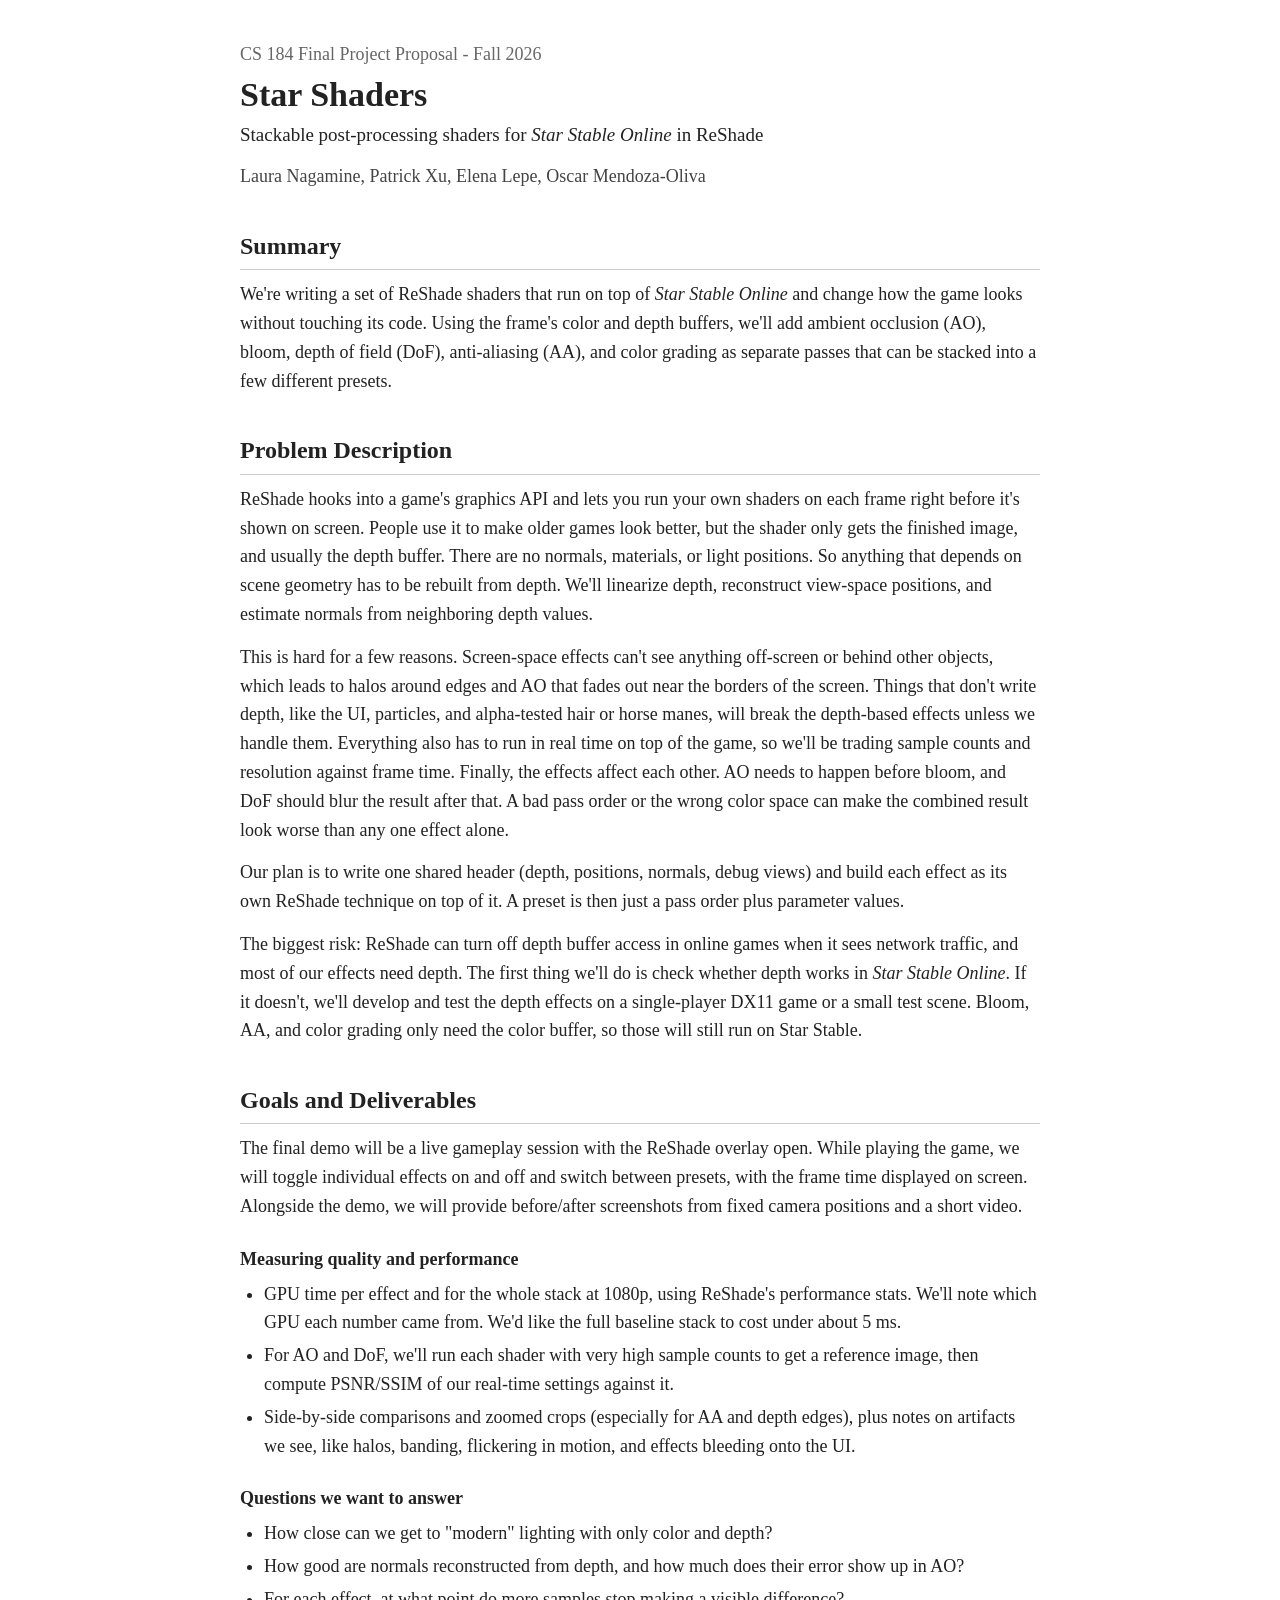
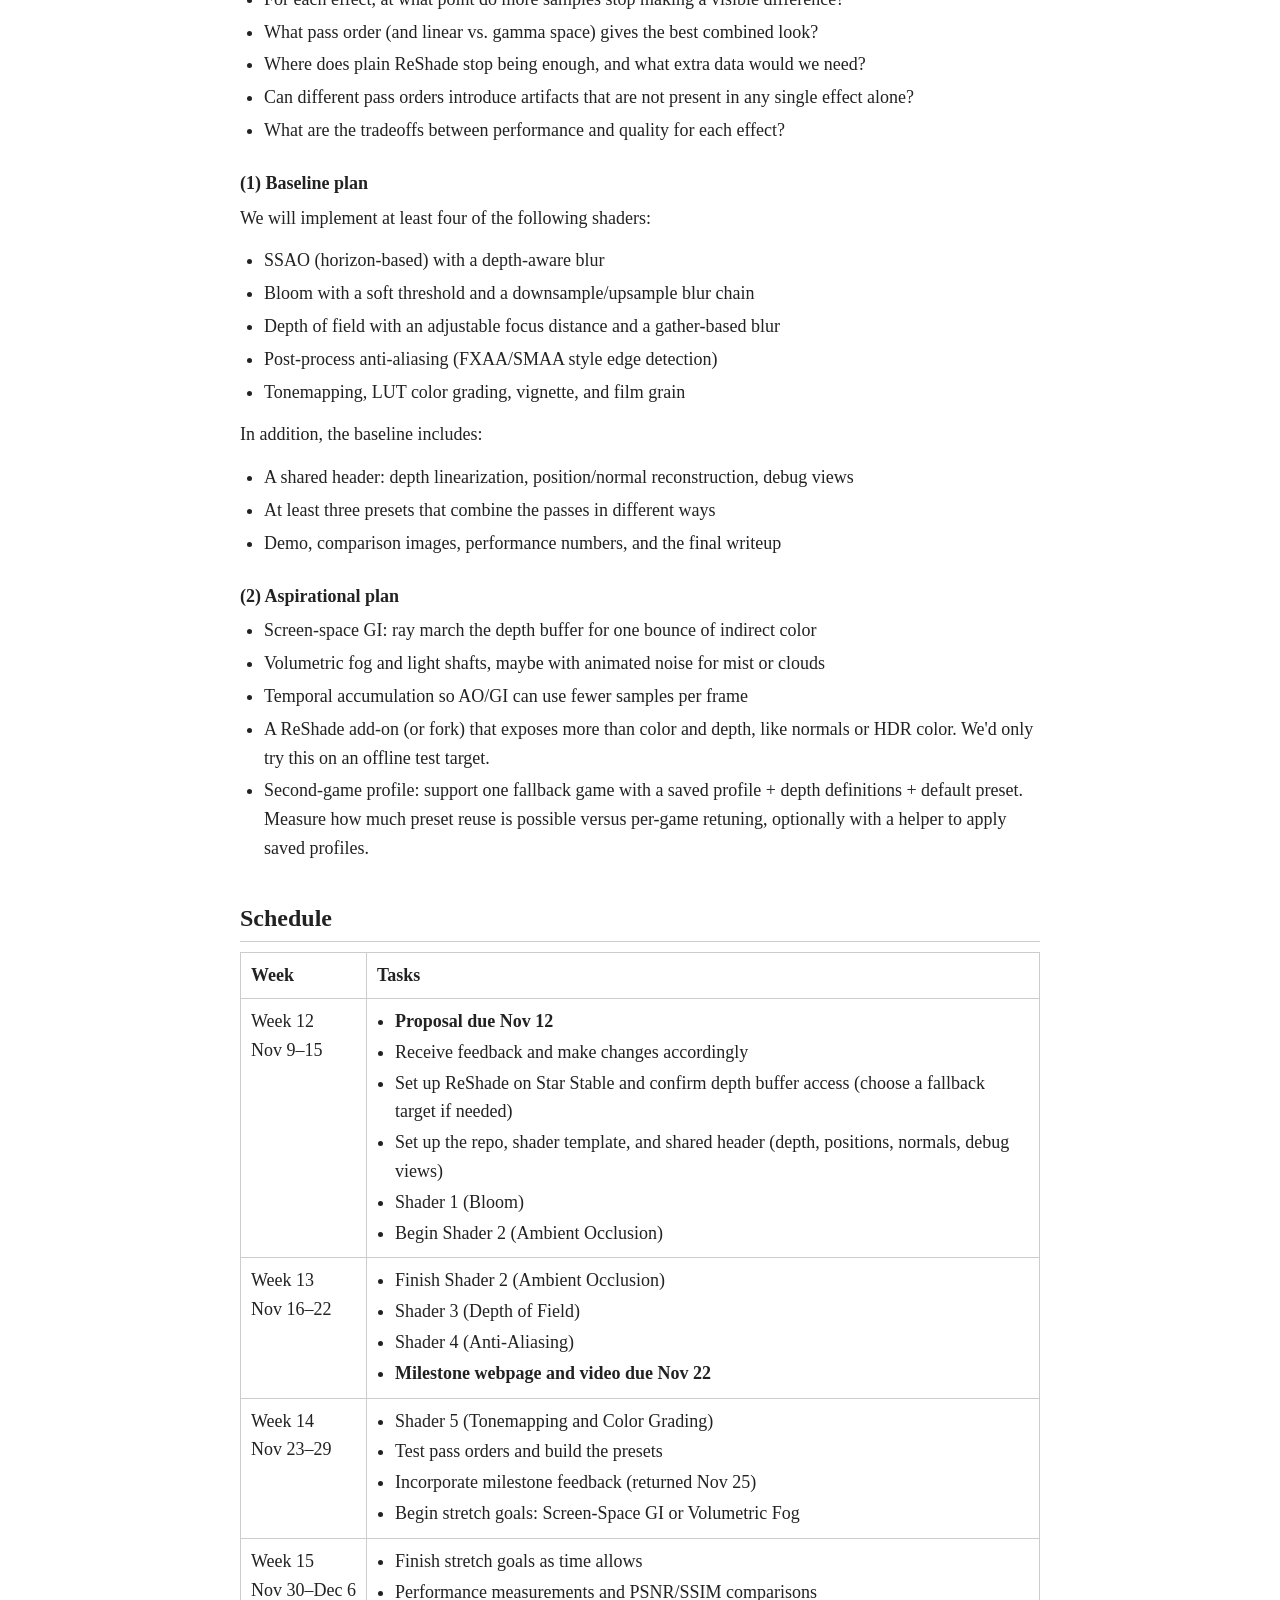
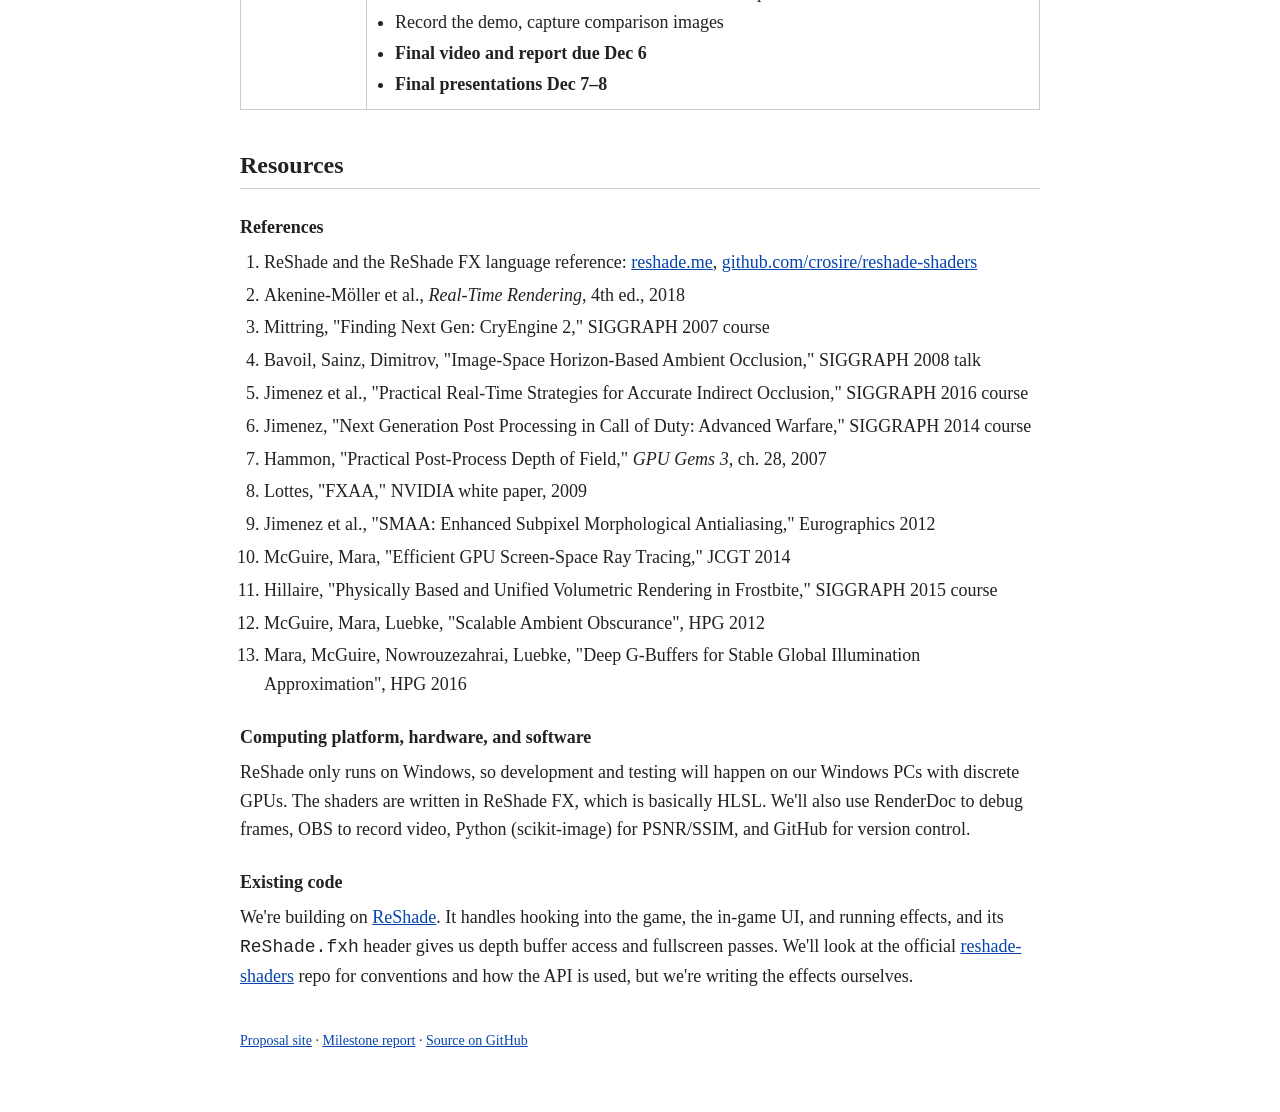
<file: index.html>
<!DOCTYPE html>
<html lang="en">
  <head>
    <meta charset="utf-8" />
    <meta name="viewport" content="width=device-width, initial-scale=1" />
    <meta name="description" content="CS 184 final project proposal: post-processing shaders for Star Stable Online in ReShade." />
    <title>Star Shaders · CS 184 Final Project Proposal</title>
    <link rel="canonical" href="https://paxin1.github.io/cs184-final-project/" />
    <link rel="stylesheet" href="css/style.css" />
  </head>
  <body>
    <div class="page">
      <header>
        <p class="course">CS 184 Final Project Proposal - Fall 2026</p>
        <h1>Star Shaders</h1>
        <p class="full-title">Stackable post-processing shaders for <em>Star Stable Online</em> in ReShade</p>
        <p class="team">Laura Nagamine, Patrick Xu, Elena Lepe, Oscar Mendoza-Oliva</p>
      </header>

      <main>
        <h2 id="summary">Summary</h2>
        <p>
          We're writing a set of ReShade shaders that run on top of <em>Star Stable Online</em>
          and change how the game looks without touching its code. Using the frame's color and depth
          buffers, we'll add ambient occlusion (AO), bloom, depth of field (DoF), anti-aliasing (AA), and color
          grading as separate passes that can be stacked into a few different presets.
        </p>

        <h2 id="problem">Problem Description</h2>
        <p>
          ReShade hooks into a game's graphics API and lets you run your own shaders on each frame
          right before it's shown on screen. People use it to make older games look better, but
          the shader only gets the finished image, and usually the depth buffer. There are no normals,
          materials, or light positions. So anything that depends on scene geometry has to be
          rebuilt from depth. We'll linearize depth, reconstruct view-space positions, and
          estimate normals from neighboring depth values.
        </p>
        <p>
          This is hard for a few reasons. Screen-space effects can't see anything off-screen or
          behind other objects, which leads to halos around edges and AO that fades out near
          the borders of the screen. Things that don't write depth, like the UI, particles, and
          alpha-tested hair or horse manes, will break the depth-based effects unless we handle them.
          Everything also has to run in real time on top of the game, so we'll be trading sample
          counts and resolution against frame time. Finally, the effects affect each other. AO needs
          to happen before bloom, and DoF should blur the result after that. A bad pass order or
          the wrong color space can make the combined result look worse than any one effect alone.
        </p>
        <p>
          Our plan is to write one shared header (depth, positions, normals, debug views) and build
          each effect as its own ReShade technique on top of it. A preset is then just a pass
          order plus parameter values.
        </p>
        <p>
          The biggest risk: ReShade can turn off depth buffer access in online games when it sees
          network traffic, and most of our effects need depth. The first thing we'll do is check
          whether depth works in <em>Star Stable Online</em>. If it doesn't, we'll develop and test the
          depth effects on a single-player DX11 game or a small test scene. Bloom, AA, and color
          grading only need the color buffer, so those will still run on Star Stable.
        </p>

        <h2 id="goals">Goals and Deliverables</h2>
        <p>
          The final demo will be a live gameplay session with the ReShade overlay open. While
          playing the game, we will toggle individual effects on and off and switch between
          presets, with the frame time displayed on screen.
          Alongside the demo, we will provide before/after screenshots from fixed camera positions
          and a short video.
        </p>

        <h3>Measuring quality and performance</h3>
        <ul>
          <li>
            GPU time per effect and for the whole stack at 1080p, using ReShade's performance
            stats. We'll note which GPU each number came from. We'd like the full baseline stack
            to cost under about 5 ms.
          </li>
          <li>
            For AO and DoF, we'll run each shader with very high sample counts to get a reference
            image, then compute PSNR/SSIM of our real-time settings against it.
          </li>
          <li>
            Side-by-side comparisons and zoomed crops (especially for AA and depth edges), plus
            notes on artifacts we see, like halos, banding, flickering in motion, and effects
            bleeding onto the UI.
          </li>
        </ul>

        <h3>Questions we want to answer</h3>
        <ul>
          <li>How close can we get to "modern" lighting with only color and depth?</li>
          <li>How good are normals reconstructed from depth, and how much does their error show up in AO?</li>
          <li>For each effect, at what point do more samples stop making a visible difference?</li>
          <li>What pass order (and linear vs. gamma space) gives the best combined look?</li>
          <li>Where does plain ReShade stop being enough, and what extra data would we need?</li>
          <li>Can different pass orders introduce artifacts that are not present in any single effect alone?</li>
          <li>What are the tradeoffs between performance and quality for each effect?</li>
        </ul>

        <h3>(1) Baseline plan</h3>
        <p>We will implement at least four of the following shaders:</p>
        <ul>
          <li>SSAO (horizon-based) with a depth-aware blur</li>
          <li>Bloom with a soft threshold and a downsample/upsample blur chain</li>
          <li>Depth of field with an adjustable focus distance and a gather-based blur</li>
          <li>Post-process anti-aliasing (FXAA/SMAA style edge detection)</li>
          <li>Tonemapping, LUT color grading, vignette, and film grain</li>
        </ul>
        <p>In addition, the baseline includes:</p>
        <ul>
          <li>A shared header: depth linearization, position/normal reconstruction, debug views</li>
          <li>At least three presets that combine the passes in different ways</li>
          <li>Demo, comparison images, performance numbers, and the final writeup</li>
        </ul>

        <h3>(2) Aspirational plan</h3>
        <ul>
          <li>Screen-space GI: ray march the depth buffer for one bounce of indirect color</li>
          <li>Volumetric fog and light shafts, maybe with animated noise for mist or clouds</li>
          <li>Temporal accumulation so AO/GI can use fewer samples per frame</li>
          <li>
            A ReShade add-on (or fork) that exposes more than color and depth, like normals or HDR
            color. We'd only try this on an offline test target.
          </li>
          <li>
            Second-game profile: support one fallback game with a saved profile + depth definitions + default preset. Measure
            how much preset reuse is possible versus per-game retuning, optionally with a helper to apply saved profiles.
          </li>
        </ul>

        <h2 id="schedule">Schedule</h2>
        <table>
          <thead>
            <tr>
              <th>Week</th>
              <th>Tasks</th>
            </tr>
          </thead>
          <tbody>
            <tr>
              <td>Week 12<br />Nov 9–15</td>
              <td>
                <ul>
                  <li><strong>Proposal due Nov 12</strong></li>
                  <li>Receive feedback and make changes accordingly</li>
                  <li>Set up ReShade on Star Stable and confirm depth buffer access (choose a fallback target if needed)</li>
                  <li>Set up the repo, shader template, and shared header (depth, positions, normals, debug views)</li>
                  <li>Shader 1 (Bloom)</li>
                  <li>Begin Shader 2 (Ambient Occlusion)</li>
                </ul>
              </td>
            </tr>
            <tr>
              <td>Week 13<br />Nov 16–22</td>
              <td>
                <ul>
                  <li>Finish Shader 2 (Ambient Occlusion)</li>
                  <li>Shader 3 (Depth of Field)</li>
                  <li>Shader 4 (Anti-Aliasing)</li>
                  <li><strong>Milestone webpage and video due Nov 22</strong></li>
                </ul>
              </td>
            </tr>
            <tr>
              <td>Week 14<br />Nov 23–29</td>
              <td>
                <ul>
                  <li>Shader 5 (Tonemapping and Color Grading)</li>
                  <li>Test pass orders and build the presets</li>
                  <li>Incorporate milestone feedback (returned Nov 25)</li>
                  <li>Begin stretch goals: Screen-Space GI or Volumetric Fog</li>
                </ul>
              </td>
            </tr>
            <tr>
              <td>Week 15<br />Nov 30–Dec 6</td>
              <td>
                <ul>
                  <li>Finish stretch goals as time allows</li>
                  <li>Performance measurements and PSNR/SSIM comparisons</li>
                  <li>Record the demo, capture comparison images</li>
                  <li><strong>Final video and report due Dec 6</strong></li>
                  <li><strong>Final presentations Dec 7–8</strong></li>
                </ul>
              </td>
            </tr>
          </tbody>
        </table>

        <h2 id="resources">Resources</h2>

        <h3>References</h3>
        <ol class="references">
          <li>
            ReShade and the ReShade FX language reference:
            <a href="https://reshade.me">reshade.me</a>,
            <a href="https://github.com/crosire/reshade-shaders/blob/slim/REFERENCE.md">github.com/crosire/reshade-shaders</a>
          </li>
          <li>Akenine-Möller et al., <em>Real-Time Rendering</em>, 4th ed., 2018</li>
          <li>Mittring, "Finding Next Gen: CryEngine 2," SIGGRAPH 2007 course</li>
          <li>Bavoil, Sainz, Dimitrov, "Image-Space Horizon-Based Ambient Occlusion," SIGGRAPH 2008 talk</li>
          <li>Jimenez et al., "Practical Real-Time Strategies for Accurate Indirect Occlusion," SIGGRAPH 2016 course</li>
          <li>Jimenez, "Next Generation Post Processing in Call of Duty: Advanced Warfare," SIGGRAPH 2014 course</li>
          <li>Hammon, "Practical Post-Process Depth of Field," <em>GPU Gems 3</em>, ch. 28, 2007</li>
          <li>Lottes, "FXAA," NVIDIA white paper, 2009</li>
          <li>Jimenez et al., "SMAA: Enhanced Subpixel Morphological Antialiasing," Eurographics 2012</li>
          <li>McGuire, Mara, "Efficient GPU Screen-Space Ray Tracing," JCGT 2014</li>
          <li>Hillaire, "Physically Based and Unified Volumetric Rendering in Frostbite," SIGGRAPH 2015 course</li>
          <li>McGuire, Mara, Luebke, "Scalable Ambient Obscurance", HPG 2012</li>
          <li>Mara, McGuire, Nowrouzezahrai, Luebke, "Deep G-Buffers for Stable Global Illumination Approximation", HPG 2016</li>
        </ol>

        <h3>Computing platform, hardware, and software</h3>
        <p>
          ReShade only runs on Windows, so development and testing will happen on our Windows
          PCs with discrete GPUs. The shaders are written in ReShade FX, which is basically
          HLSL. We'll also use RenderDoc to debug frames, OBS to record video, Python
          (scikit-image) for PSNR/SSIM, and GitHub for version control.
        </p>

        <h3>Existing code</h3>
        <p>
          We're building on <a href="https://github.com/crosire/reshade">ReShade</a>. It handles
          hooking into the game, the in-game UI, and running effects, and its
          <code>ReShade.fxh</code> header gives us depth buffer access and fullscreen passes. We'll
          look at the official <a href="https://github.com/crosire/reshade-shaders">reshade-shaders</a>
          repo for conventions and how the API is used, but we're writing the effects ourselves.
        </p>
      </main>

      <footer>
        <a href="https://paxin1.github.io/cs184-final-project/">Proposal site</a>
        ·
        <a href="milestone/">Milestone report</a>
        ·
        <a href="https://github.com/lauranagamine1/cs184-star-shaders">Source on GitHub</a>
      </footer>
    </div>
  </body>
</html>
</file>
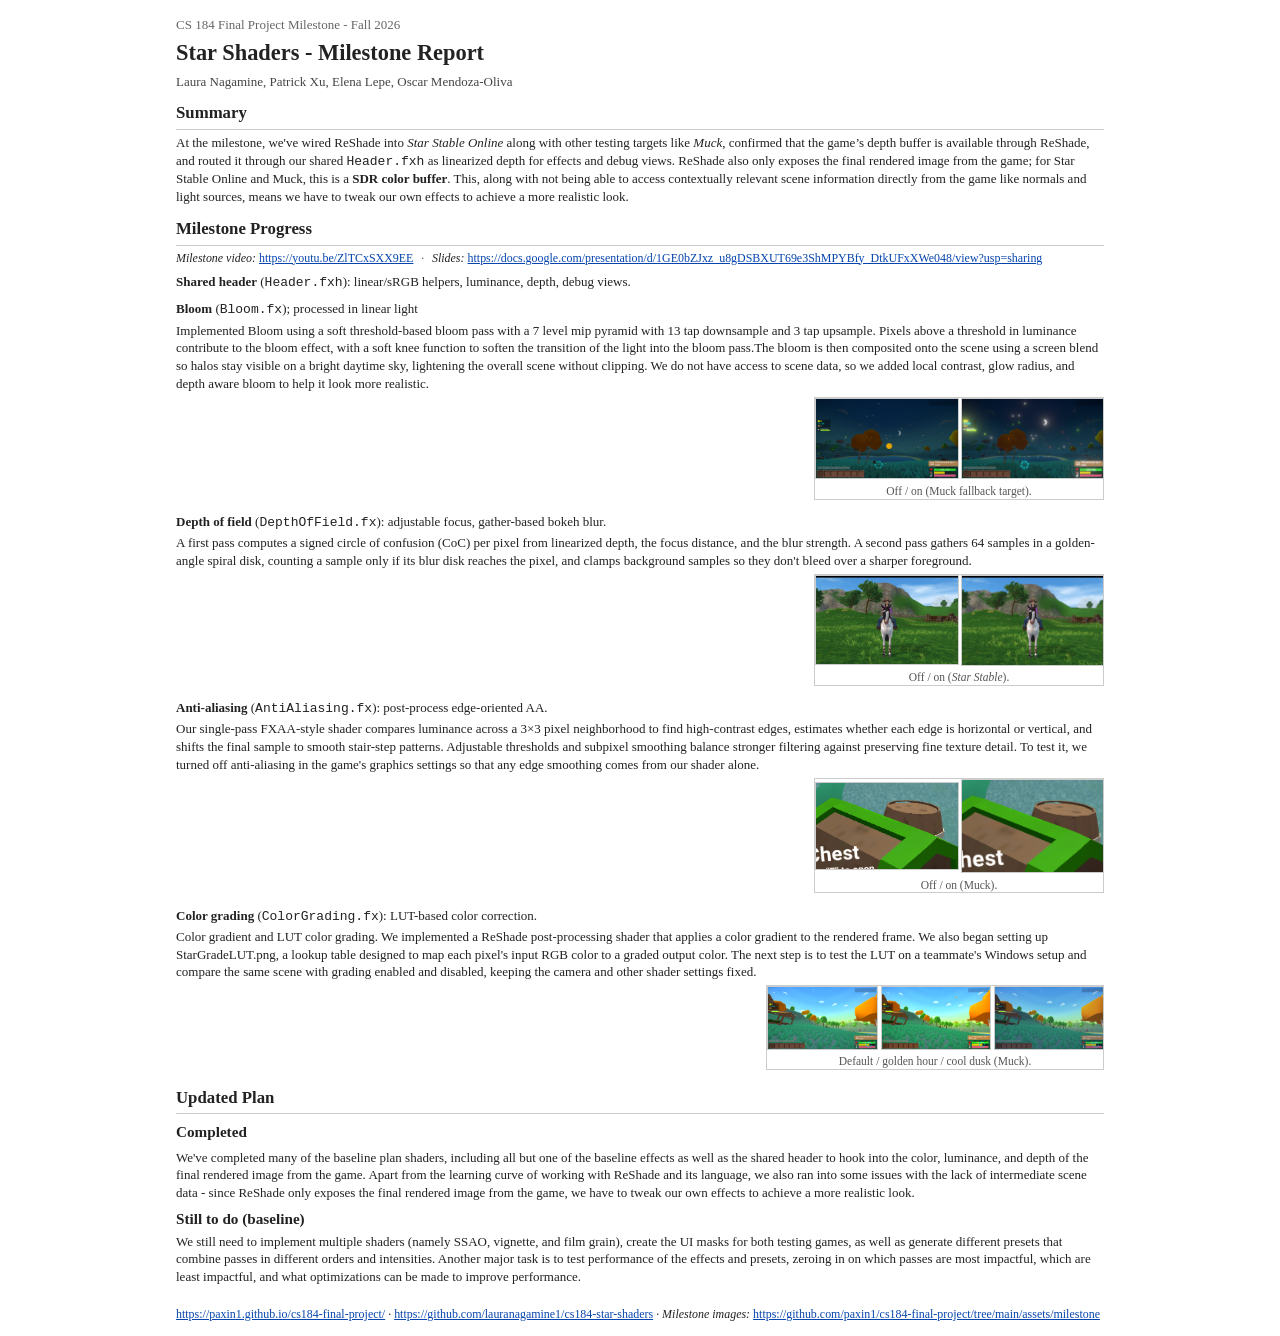
<file: milestone/index.html>
<!DOCTYPE html>
<html lang="en">
  <head>
    <meta charset="utf-8" />
    <meta name="viewport" content="width=device-width, initial-scale=1" />
    <meta name="description" content="CS 184 final project milestone: Star Shaders post-processing in ReShade." />
    <title>Star Shaders · CS 184 Final Project Milestone</title>
    <link rel="canonical" href="https://paxin1.github.io/cs184-final-project/milestone" />
    <link rel="stylesheet" href="../css/style.css" />
    <link rel="stylesheet" href="../css/milestone.css" />
  </head>
  <body class="milestone">
    <div class="page">
      <header>
        <p class="course">CS 184 Final Project Milestone - Fall 2026</p>
        <h1>Star Shaders - Milestone Report</h1>
        <p class="team">Laura Nagamine, Patrick Xu, Elena Lepe, Oscar Mendoza-Oliva</p>
      </header>

      <main>
        <h2 id="summary">Summary</h2>
        <p>
          At the milestone, we've wired ReShade into <em>Star Stable Online</em> along with other testing targets like <em>Muck</em>, confirmed that the game’s
          depth buffer is available through ReShade, and routed it through our shared <code>Header.fxh</code> as linearized depth for effects and debug views.
          ReShade also only exposes the final rendered image from the game; for Star Stable Online and Muck, this is a
          <strong>SDR color buffer</strong>. This, along with not being able to access contextually relevant scene information directly from the game like normals and light sources,
          means we have to tweak our own effects to achieve a more realistic look.
        </p>

        <h2 id="goals">Milestone Progress</h2>
        <p class="milestone-links">
          <em>Milestone video:</em>
          <a class="print-url" href="https://youtu.be/ZlTCxSXX9EE">https://youtu.be/ZlTCxSXX9EE</a>
          <span class="link-sep" aria-hidden="true">·</span>
          <em>Slides:</em>
          <a class="print-url" href="https://docs.google.com/presentation/d/1GE0bZJxz_u8gDSBXUT69e3ShMPYBfy_DtkUFxXWe048/view?usp=sharing">https://docs.google.com/presentation/d/1GE0bZJxz_u8gDSBXUT69e3ShMPYBfy_DtkUFxXWe048/view?usp=sharing</a>
        </p>
        <ul class="progress-list">
          <li>
            <strong>Shared header</strong> (<code>Header.fxh</code>): linear/sRGB helpers, luminance, depth, debug views.
          </li>
          <li>
            <strong>Bloom</strong> (<code>Bloom.fx</code>); processed in linear light
            <p>Implemented Bloom using a soft threshold-based bloom pass with a 7 level mip pyramid with 13 tap downsample and 3 tap upsample.
            Pixels above a threshold in luminance contribute to the bloom effect, with a soft knee function to soften the transition of the light into the bloom pass.The bloom is then composited onto the scene using a screen blend so halos stay visible on a bright daytime sky, lightening the overall scene without clipping. 
            We do not have access to scene data, so we added local contrast, glow radius, and depth aware bloom to help it look more realistic.</p>
            <div class="implementation-preview implementation-pair lightbox-group">
              <div class="pair">
                <button type="button" class="lightbox-trigger" data-src="../assets/milestone/bloom/muck%20without.png" aria-label="Compare bloom off and on"><img src="../assets/milestone/bloom/muck%20without.png" alt="Muck test scene, bloom off" loading="lazy" /></button>
                <button type="button" class="lightbox-trigger" data-src="../assets/milestone/bloom/muck%20with.png" aria-label="Compare bloom off and on"><img src="../assets/milestone/bloom/muck%20with.png" alt="Muck test scene, bloom on" loading="lazy" /></button>
              </div>
              <p class="impl-caption">Off / on (Muck fallback target).</p>
            </div>
          </li>
          <li>
            <strong>Depth of field</strong> (<code>DepthOfField.fx</code>): adjustable focus, gather-based bokeh blur.
            <p>A first pass computes a signed circle of confusion (CoC) per pixel from linearized depth, the focus distance, and the blur strength.
            A second pass gathers 64 samples in a golden-angle spiral disk, counting a sample only if its blur disk reaches the pixel,
            and clamps background samples so they don't bleed over a sharper foreground.</p>
            <div class="implementation-preview implementation-pair lightbox-group">
              <div class="pair">
                <button type="button" class="lightbox-trigger" data-src="../assets/milestone/depth%20of%20field/no%20StarStable%202026-11-19%2016-48-08.png" aria-label="Compare depth of field off and on"><img src="../assets/milestone/web/dof-off.jpg" alt="Star Stable meadow, depth of field off" loading="lazy" /></button>
                <button type="button" class="lightbox-trigger" data-src="../assets/milestone/depth%20of%20field/with%20StarStable%202026-11-19%2016-48-13.png" aria-label="Compare depth of field off and on"><img src="../assets/milestone/web/dof-on.jpg" alt="Star Stable meadow, depth of field on" loading="lazy" /></button>
              </div>
              <p class="impl-caption">Off / on (<em>Star Stable</em>).</p>
            </div>
          </li>
          <li>
            <strong>Anti-aliasing</strong> (<code>AntiAliasing.fx</code>): post-process edge-oriented AA.
            <p>Our single-pass FXAA-style shader compares luminance across a 3×3 pixel neighborhood to find high-contrast edges,
            estimates whether each edge is horizontal or vertical, and shifts the final sample to smooth stair-step patterns.
            Adjustable thresholds and subpixel smoothing balance stronger filtering against preserving fine texture detail.
            To test it, we turned off anti-aliasing in the game's graphics settings so that any edge smoothing comes from our shader alone.</p>
            <div class="implementation-preview implementation-pair lightbox-group">
              <div class="pair">
                <button type="button" class="lightbox-trigger" data-src="../assets/milestone/anti%20aliasing/muck%20without%20close.png" aria-label="Compare anti-aliasing captures"><img src="../assets/milestone/anti%20aliasing/muck%20without%20close.png" alt="Muck close-up, anti-aliasing off" loading="lazy" /></button>
                <button type="button" class="lightbox-trigger" data-src="../assets/milestone/anti%20aliasing/muck%20with%20cljose.png" aria-label="Compare anti-aliasing captures"><img src="../assets/milestone/anti%20aliasing/muck%20with%20cljose.png" alt="Muck close-up, anti-aliasing on" loading="lazy" /></button>
              </div>
              <p class="impl-caption">Off / on (Muck).</p>
            </div>
          </li>
          <li>
            <strong>Color grading</strong> (<code>ColorGrading.fx</code>): LUT-based color correction.
            <p>Color gradient and LUT color grading. We implemented a ReShade post-processing shader that applies a color gradient to the rendered frame. We also began setting up StarGradeLUT.png, a lookup table designed to map each pixel's 
            input RGB color to a graded output color. The next step is to test the LUT on a teammate's Windows setup and compare the same scene with grading enabled and disabled, 
            keeping the camera and other shader settings fixed.</p>
            <div class="implementation-preview implementation-trio lightbox-group">
              <div class="pair pair-trio">
                <button type="button" class="lightbox-trigger" data-src="../assets/milestone/color%20grading/default.png" aria-label="Compare color grading LUTs"><img src="../assets/milestone/color%20grading/default.png" alt="Color grading LUT off (default)" loading="lazy" /></button>
                <button type="button" class="lightbox-trigger" data-src="../assets/milestone/color%20grading/golden%20hour.png" aria-label="Compare color grading LUTs"><img src="../assets/milestone/color%20grading/golden%20hour.png" alt="Color grading with golden hour LUT" loading="lazy" /></button>
                <button type="button" class="lightbox-trigger" data-src="../assets/milestone/color%20grading/cool%20dusk.png" aria-label="Compare color grading LUTs"><img src="../assets/milestone/color%20grading/cool%20dusk.png" alt="Color grading with cool dusk LUT" loading="lazy" /></button>
              </div>
              <p class="impl-caption">Default / golden hour / cool dusk (Muck).</p>
            </div>
          </li>
        </ul>

        <h2 id="plan">Updated Plan</h2>

        <h4>Completed</h4>
          <p></p>We've completed many of the baseline plan shaders, including all but one of the baseline effects as well as the shared header to hook into the color, luminance, and depth of the final rendered image from the game.
          Apart from the learning curve of working with ReShade and its language, we also ran into some issues with the lack of intermediate scene data - since ReShade only exposes the final rendered image from the game, we have to tweak our own effects to achieve a more realistic look.</p>
        <h4>Still to do (baseline)</h4>
          <p>We still need to implement multiple shaders (namely SSAO, vignette, and film grain), create the UI masks for both testing games, as well as generate different presets that combine passes in different orders and intensities.
            Another major task is to test performance of the effects and presets, zeroing in on which passes are most impactful, which are least impactful, and what optimizations can be made to improve performance.</p>
      </main>

      <footer class="milestone-footer">
        <a class="print-url" href="https://paxin1.github.io/cs184-final-project/">https://paxin1.github.io/cs184-final-project/</a>
        ·
        <a class="print-url" href="https://github.com/lauranagamine1/cs184-star-shaders">https://github.com/lauranagamine1/cs184-star-shaders</a>
        ·
        <em>Milestone images:</em>
        <a class="print-url" href="https://github.com/paxin1/cs184-final-project/tree/main/assets/milestone">https://github.com/paxin1/cs184-final-project/tree/main/assets/milestone</a>
      </footer>
    </div>

    <dialog id="image-lightbox" class="image-lightbox" aria-label="Screenshot comparison">
      <button type="button" class="lightbox-close" aria-label="Close">×</button>
      <div class="lightbox-compare"></div>
    </dialog>
    <script>
      (function () {
        var SITE_ROOT = "https://paxin1.github.io/cs184-final-project/";

        function resolveAsset(path) {
          if (!path || path.indexOf("http") === 0) {
            return path;
          }
          return SITE_ROOT + path.replace(/^\.\.\//, "");
        }

        var dialog = document.getElementById("image-lightbox");
        var compareEl = dialog.querySelector(".lightbox-compare");
        var closeBtn = dialog.querySelector(".lightbox-close");
        var savedScrollY = 0;

        document.querySelectorAll(".implementation-preview img").forEach(function (img) {
          var abs = resolveAsset(img.getAttribute("src"));
          img.addEventListener(
            "error",
            function () {
              if (img.src !== abs) {
                img.src = abs;
              }
            },
            { once: true }
          );
        });

        function lockPageScroll() {
          savedScrollY = window.scrollY;
          document.documentElement.classList.add("lightbox-open");
          document.body.style.setProperty("--lightbox-scroll", savedScrollY + "px");
        }

        function unlockPageScroll() {
          document.documentElement.classList.remove("lightbox-open");
          document.body.style.removeProperty("--lightbox-scroll");
          window.scrollTo(0, savedScrollY);
        }

        function restoreScrollSoon() {
          requestAnimationFrame(function () {
            window.scrollTo(0, savedScrollY);
          });
        }

        function collectImages(btn) {
          var group = btn.closest(".lightbox-group");
          var triggers = group ? group.querySelectorAll(".lightbox-trigger") : [btn];
          var images = [];
          triggers.forEach(function (trigger) {
            var thumb = trigger.querySelector("img");
            images.push({
              src: resolveAsset(trigger.getAttribute("data-src")),
              alt: thumb ? thumb.alt : "",
            });
          });
          return images;
        }

        function openLightbox(images) {
          compareEl.innerHTML = "";
          dialog.style.setProperty("--lightbox-cols", String(images.length));
          images.forEach(function (item) {
            var img = document.createElement("img");
            img.src = item.src;
            img.alt = item.alt;
            compareEl.appendChild(img);
          });
          lockPageScroll();
          if (typeof dialog.showModal === "function") {
            dialog.showModal();
          } else {
            dialog.setAttribute("open", "");
          }
          restoreScrollSoon();
        }

        document.querySelectorAll(".lightbox-trigger").forEach(function (btn) {
          btn.addEventListener("click", function (e) {
            e.preventDefault();
            openLightbox(collectImages(btn));
          });
        });

        function closeLightbox() {
          if (dialog.open) {
            dialog.close();
          } else {
            dialog.removeAttribute("open");
            unlockPageScroll();
            compareEl.innerHTML = "";
          }
        }

        closeBtn.addEventListener("click", closeLightbox);
        dialog.addEventListener("click", function (e) {
          if (e.target === dialog) closeLightbox();
        });
        dialog.addEventListener("close", function () {
          compareEl.innerHTML = "";
          unlockPageScroll();
        });
      })();
    </script>
  </body>
</html>
</file>
<file: css/style.css>
body {
  margin: 0;
  background: #fff;
  color: #222;
  font-family: "Times New Roman", Times, "Liberation Serif", serif;
  font-size: 18px;
  line-height: 1.6;
}

.page {
  max-width: 800px;
  margin: 0 auto;
  padding: 40px 20px 60px;
}

a {
  color: #0645ad;
}

header {
  margin-bottom: 10px;
}

.course {
  margin: 0;
  color: #666;
}

h1 {
  margin: 6px 0 0;
  font-size: 34px;
  line-height: 1.2;
}

.full-title {
  margin: 4px 0 0;
  font-size: 19px;
}

.team {
  margin: 12px 0 0;
  color: #444;
}

h2 {
  margin: 36px 0 10px;
  padding-bottom: 4px;
  border-bottom: 1px solid #ccc;
  font-size: 24px;
}

h3 {
  margin: 24px 0 6px;
  font-size: 18px;
}

p {
  margin: 0 0 14px;
}

ul,
ol {
  margin: 0 0 14px;
  padding-left: 24px;
}

li {
  margin-bottom: 4px;
}

table {
  width: 100%;
  border-collapse: collapse;
  background: #fff;
}

th,
td {
  text-align: left;
  vertical-align: top;
  padding: 8px 10px;
  border: 1px solid #ccc;
  background: #fff;
}

td:first-child {
  white-space: nowrap;
}

td ul {
  margin: 0;
  padding-left: 18px;
}

td li {
  margin-bottom: 2px;
}

figure.compare {
  max-width: 540px;
  margin: 0 auto 28px;
}

.pair {
  display: grid;
  grid-template-columns: 1fr 1fr;
  gap: 6px;
  margin-bottom: 6px;
}

.pair img {
  display: block;
  width: 100%;
  height: auto;
  border: 1px solid #ccc;
}

.pair img.pixelated {
  image-rendering: pixelated;
}

.implementation-preview {
  width: 100%;
  max-width: 280px;
  aspect-ratio: 697 / 428;
  overflow: hidden;
  margin: 8px auto 12px;
  border: 1px solid #ccc;
}

.implementation-preview img {
  display: block;
  width: 100%;
  height: 100%;
  object-fit: cover;
  object-position: center;
}

figcaption {
  font-size: 16px;
  color: #444;
}

footer {
  margin-top: 40px;
  font-size: 14px;
}

@media print {
  .page {
    padding: 0;
    max-width: none;
  }

  h2 {
    break-after: avoid;
  }

  tr {
    break-inside: avoid;
  }
}
</file>
<file: css/milestone.css>
/* Milestone layout: load after style.css on milestone/index.html only. */

body.milestone {
  font-size: 13px;
  line-height: 1.36;
}

body.milestone .page {
  max-width: 58rem;
  padding: 1rem 1rem 1.25rem;
}

body.milestone header {
  margin-bottom: 0.5rem;
}

body.milestone h1 {
  font-size: 1.4rem;
}

body.milestone .full-title {
  font-size: 1.05rem;
}

body.milestone .team {
  margin-top: 0.35rem;
}

body.milestone h2 {
  margin: 0.75rem 0 0.25rem;
  font-size: 1.05rem;
}

body.milestone .milestone-links {
  margin: 0 0 0.45rem;
  font-size: 0.92em;
  word-break: break-all;
}

body.milestone .milestone-links .link-sep {
  margin: 0 0.4em;
  color: #666;
}

body.milestone .milestone-footer {
  word-break: break-all;
}

body.milestone h3 {
  margin: 0.65rem 0 0.28rem;
  font-size: 1rem;
}

body.milestone h4 {
  margin: 0.45rem 0 0.2rem;
  font-size: 0.95rem;
}

body.milestone p {
  margin-bottom: 0.4rem;
}

body.milestone ul,
body.milestone ol {
  margin-bottom: 0.4rem;
}

body.milestone li {
  margin-bottom: 0.12rem;
}

body.milestone ul.progress-list {
  list-style: none;
  padding-left: 0;
}

body.milestone ul.progress-list > li {
  margin-bottom: 0.55rem;
}

body.milestone ul.progress-list > li:last-child {
  margin-bottom: 0.35rem;
}

body.milestone li p {
  margin: 0.15rem 0 0.28rem;
}

/* Comparisons: three columns on wide viewports */
body.milestone main > figure.compare {
  box-sizing: border-box;
  display: inline-block;
  width: calc((100% - 2rem) / 3);
  max-width: none;
  margin: 0 1rem 0.85rem 0;
  vertical-align: top;
}

body.milestone main > figure.compare:nth-of-type(3) {
  margin-right: 0;
}

body.milestone figure.compare figcaption {
  font-size: 0.88rem;
  line-height: 1.35;
}

body.milestone .pair {
  gap: 0.3rem;
  margin-bottom: 0.3rem;
}

body.milestone figure.compare:nth-of-type(3) .pair + .pair img {
  max-height: 4.75rem;
  object-fit: contain;
  background: #f5f5f5;
}

body.milestone .implementation-figures {
  float: right;
  max-width: 58%;
  margin: 0 0 0.5rem 0.75rem;
}

body.milestone .implementation-figures .implementation-preview {
  float: none;
  max-width: none;
  width: 21rem;
  margin: 0 0 0.5rem;
}

body.milestone .implementation-preview {
  float: right;
  width: 13.5rem;
  max-width: 48%;
  aspect-ratio: auto;
  margin: 0 0 0.3rem 0.5rem;
}

body.milestone .implementation-preview.implementation-pair {
  width: 18rem;
  max-width: 52%;
}

body.milestone .implementation-preview.implementation-trio {
  width: 21rem;
  max-width: 56%;
}

body.milestone .pair.pair-trio {
  grid-template-columns: repeat(3, 1fr);
}

body.milestone .lightbox-trigger {
  display: block;
  width: 100%;
  margin: 0;
  padding: 0;
  border: none;
  background: none;
  cursor: zoom-in;
  font: inherit;
  text-align: left;
}

body.milestone .implementation-preview .pair img {
  border: 1px solid #ccc;
}

html.lightbox-open body.milestone {
  position: fixed;
  width: 100%;
  top: calc(-1 * var(--lightbox-scroll, 0px));
  overflow: hidden;
}

body.milestone .image-lightbox {
  position: relative;
  border: none;
  padding: 0.75rem 1rem 1rem;
  width: fit-content;
  max-width: min(96vw, 72rem);
  max-height: 92vh;
  overflow: auto;
  background: #fff;
  box-shadow: 0 0.5rem 2rem rgba(0, 0, 0, 0.35);
  --lightbox-cols: 2;
}

body.milestone .image-lightbox::backdrop {
  background: rgba(0, 0, 0, 0.72);
}

body.milestone .lightbox-compare {
  display: flex;
  flex-wrap: nowrap;
  gap: 0.65rem;
  align-items: flex-start;
  justify-content: center;
  width: 100%;
}

body.milestone .lightbox-compare img {
  display: block;
  flex: 1 1 0;
  min-width: 9rem;
  min-height: 6rem;
  max-width: calc(
    (min(96vw, 72rem) - 2rem - (var(--lightbox-cols) - 1) * 0.65rem) / var(--lightbox-cols)
  );
  max-height: min(82vh, 40rem);
  width: auto;
  height: auto;
  object-fit: contain;
  border: 1px solid #ddd;
}

body.milestone .lightbox-close {
  position: absolute;
  top: 0.35rem;
  right: 0.5rem;
  border: none;
  background: transparent;
  font-size: 1.75rem;
  line-height: 1;
  cursor: pointer;
  color: #333;
  padding: 0.15rem 0.35rem;
}


body.milestone .implementation-preview img {
  display: block;
  width: 100%;
  height: auto;
}

body.milestone .impl-caption {
  margin: 0.15rem 0 0;
  font-size: 0.72rem;
  line-height: 1.25;
  color: #555;
  text-align: center;
}

/* flow-root wraps floated previews without clipping outside list markers */
body.milestone li:has(.implementation-preview),
body.milestone li:has(.implementation-figures) {
  display: flow-root;
}

/* Updated plan: baseline left, aspirational right */
@media (min-width: 860px) {
  body.milestone h2#plan + h3,
  body.milestone h2#plan + h3 ~ h4,
  body.milestone h2#plan + h3 ~ h4 ~ ul,
  body.milestone h2#plan + h3 ~ h4 ~ ul ~ h4,
  body.milestone h2#plan + h3 ~ h4 ~ ul ~ h4 ~ ul {
    box-sizing: border-box;
    width: calc(50% - 1rem);
    float: left;
    clear: left;
  }

  body.milestone h2#plan ~ h3:last-of-type,
  body.milestone h2#plan ~ h3:last-of-type + ul {
    box-sizing: border-box;
    width: calc(50% - 1rem);
    float: right;
    clear: right;
  }

  body.milestone h2#plan ~ h3:last-of-type {
    margin-top: 0;
  }

  body.milestone main::after {
    content: "";
    display: table;
    clear: both;
  }
}

body.milestone footer {
  margin-top: 0.85rem;
  font-size: 0.92em;
  clear: both;
}

@media (max-width: 859px) {
  body.milestone main > figure.compare {
    display: block;
    width: 100%;
    max-width: 30rem;
    margin: 0 auto 1rem;
  }
}

@media print {
  body.milestone {
    font-size: 7.5pt;
    line-height: 1.26;
  }

  body.milestone a.print-url {
    color: #0000ee !important;
    text-decoration: underline !important;
  }

  body.milestone .image-lightbox {
    display: none !important;
  }

  body.milestone .page {
    max-width: none;
    padding: 0;
  }

  @page {
    margin: 0.4in;
  }

  body.milestone h1 {
    font-size: 11pt;
  }

  body.milestone h2 {
    margin-top: 0.3rem;
    font-size: 9pt;
  }

  body.milestone h3 {
    font-size: 9pt;
  }

  body.milestone h4 {
    font-size: 8.5pt;
  }

  body.milestone .milestone-links {
    font-size: 7pt;
    margin-bottom: 0.3rem;
  }

  body.milestone .milestone-footer {
    font-size: 7pt;
  }

  body.milestone .implementation-preview {
    width: 9.5rem;
    max-width: 40%;
  }

  body.milestone .implementation-preview.implementation-pair {
    width: 12.5rem;
  }

  body.milestone .implementation-preview.implementation-trio {
    width: 14rem;
  }

  body.milestone .impl-caption {
    font-size: 6.5pt;
  }

  body.milestone .lightbox-trigger {
    cursor: default;
  }

  body.milestone main > figure.compare {
    width: 32%;
    margin: 0 1% 0.35rem 0;
  }

  body.milestone .pair img {
    max-height: 0.95in;
  }

  body.milestone figure.compare:nth-of-type(3) .pair + .pair img {
    max-height: 0.5in;
  }

  body.milestone figure.compare,
  body.milestone h2,
  body.milestone h3 {
    break-inside: avoid;
    break-after: avoid;
  }

  body.milestone h2#plan + h3,
  body.milestone h2#plan + h3 ~ h4,
  body.milestone h2#plan + h3 ~ h4 ~ ul,
  body.milestone h2#plan + h3 ~ h4 ~ ul ~ h4,
  body.milestone h2#plan + h3 ~ h4 ~ ul ~ h4 ~ ul,
  body.milestone h2#plan ~ h3:last-of-type,
  body.milestone h2#plan ~ h3:last-of-type + ul {
    width: 48%;
  }
}
</file>
